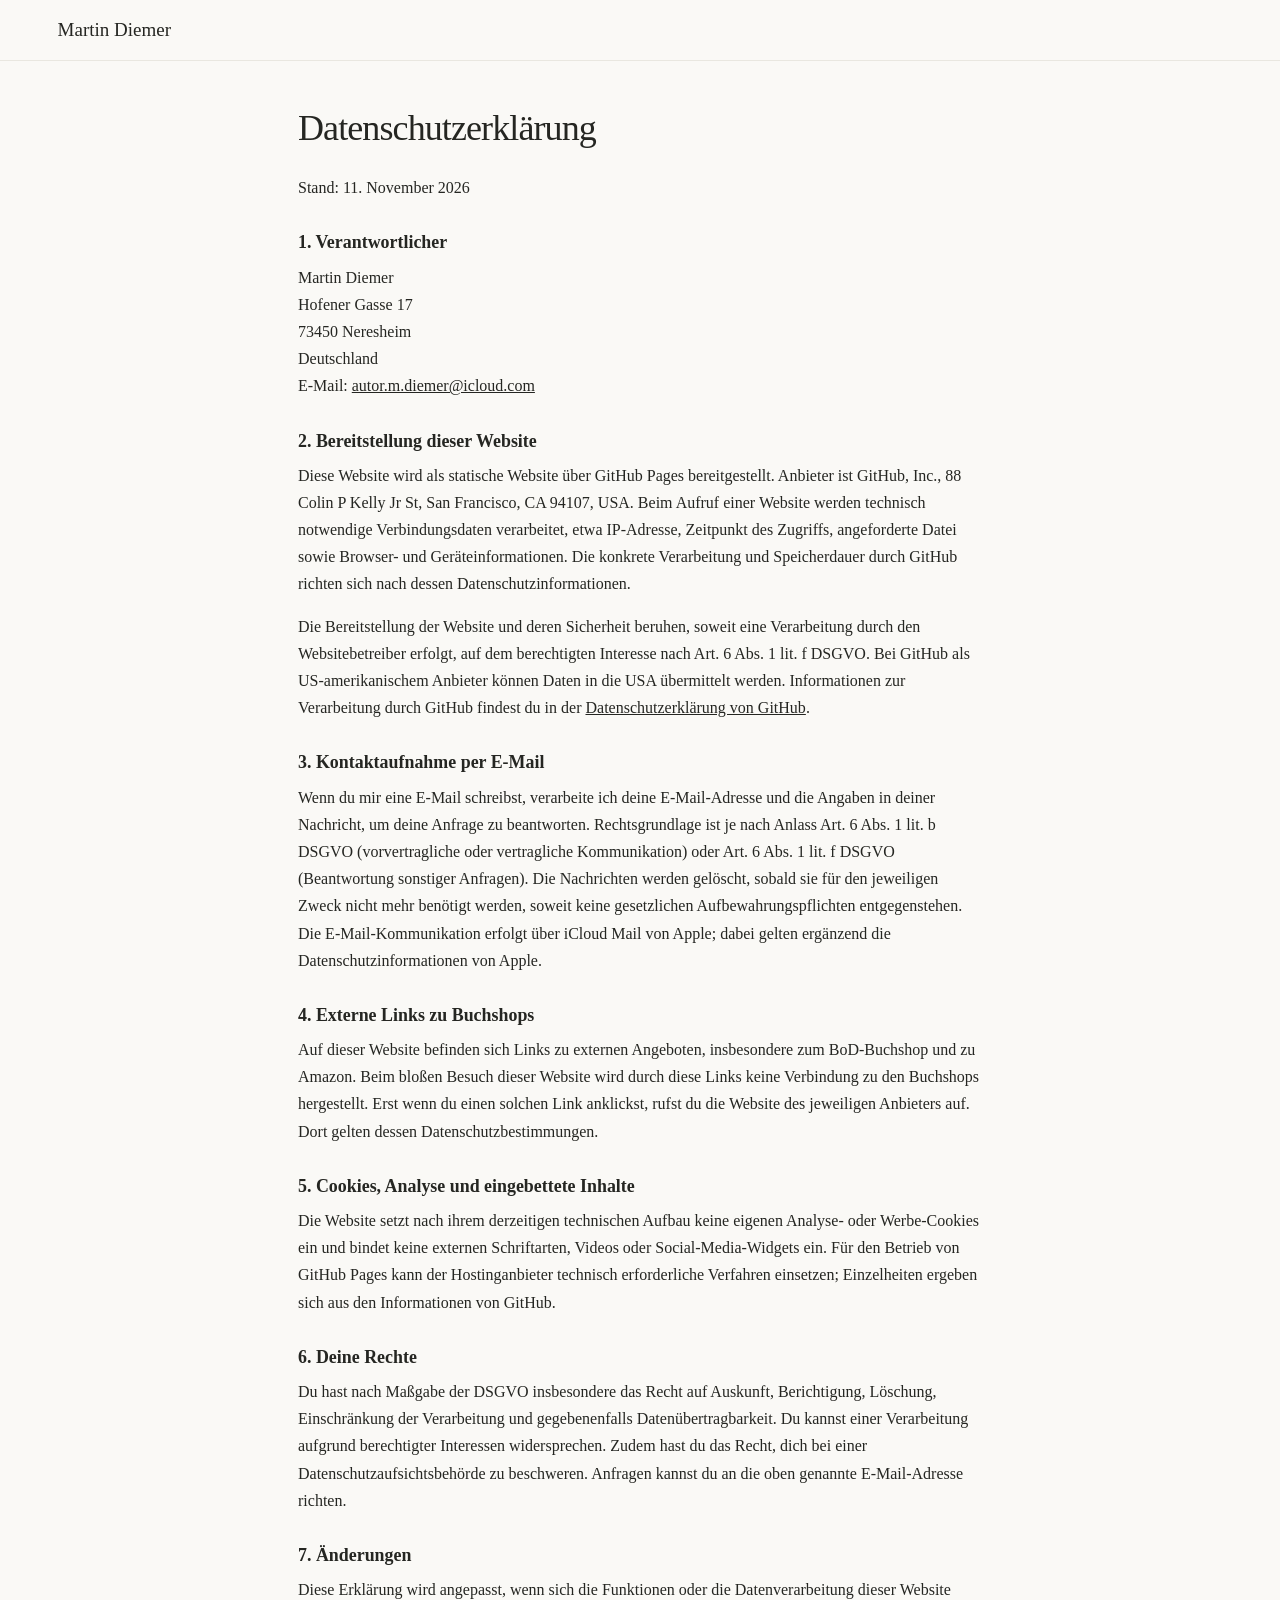
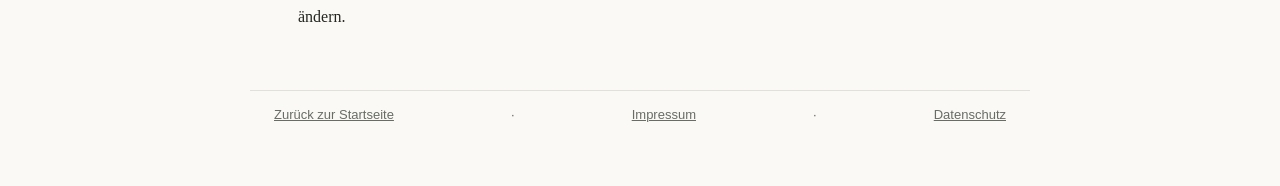
<file: datenschutz.html>
<!doctype html><html lang="de"><head><meta charset="utf-8"><meta name="viewport" content="width=device-width,initial-scale=1"><meta name="robots" content="index,follow"><link rel="stylesheet" href="style.css"><title>Datenschutz | Martin Diemer</title></head><body><header class="nav"><a class="brand" href="index.html">Martin Diemer</a></header><main class="legal"><h1>Datenschutzerklärung</h1><p>Stand: 11. November 2026</p><h2>1. Verantwortlicher</h2><p>Martin Diemer<br>Hofener Gasse 17<br>73450 Neresheim<br>Deutschland<br>E-Mail: <a href="mailto:autor.m.diemer@icloud.com">autor.m.diemer@icloud.com</a></p><h2>2. Bereitstellung dieser Website</h2><p>Diese Website wird als statische Website über GitHub Pages bereitgestellt. Anbieter ist GitHub, Inc., 88 Colin P Kelly Jr St, San Francisco, CA 94107, USA. Beim Aufruf einer Website werden technisch notwendige Verbindungsdaten verarbeitet, etwa IP-Adresse, Zeitpunkt des Zugriffs, angeforderte Datei sowie Browser- und Geräteinformationen. Die konkrete Verarbeitung und Speicherdauer durch GitHub richten sich nach dessen Datenschutzinformationen.</p><p>Die Bereitstellung der Website und deren Sicherheit beruhen, soweit eine Verarbeitung durch den Websitebetreiber erfolgt, auf dem berechtigten Interesse nach Art. 6 Abs. 1 lit. f DSGVO. Bei GitHub als US-amerikanischem Anbieter können Daten in die USA übermittelt werden. Informationen zur Verarbeitung durch GitHub findest du in der <a href="https://docs.github.com/de/site-policy/privacy-policies/github-general-privacy-statement" target="_blank" rel="noopener noreferrer">Datenschutzerklärung von GitHub</a>.</p><h2>3. Kontaktaufnahme per E-Mail</h2><p>Wenn du mir eine E-Mail schreibst, verarbeite ich deine E-Mail-Adresse und die Angaben in deiner Nachricht, um deine Anfrage zu beantworten. Rechtsgrundlage ist je nach Anlass Art. 6 Abs. 1 lit. b DSGVO (vorvertragliche oder vertragliche Kommunikation) oder Art. 6 Abs. 1 lit. f DSGVO (Beantwortung sonstiger Anfragen). Die Nachrichten werden gelöscht, sobald sie für den jeweiligen Zweck nicht mehr benötigt werden, soweit keine gesetzlichen Aufbewahrungspflichten entgegenstehen. Die E-Mail-Kommunikation erfolgt über iCloud Mail von Apple; dabei gelten ergänzend die Datenschutzinformationen von Apple.</p><h2>4. Externe Links zu Buchshops</h2><p>Auf dieser Website befinden sich Links zu externen Angeboten, insbesondere zum BoD-Buchshop und zu Amazon. Beim bloßen Besuch dieser Website wird durch diese Links keine Verbindung zu den Buchshops hergestellt. Erst wenn du einen solchen Link anklickst, rufst du die Website des jeweiligen Anbieters auf. Dort gelten dessen Datenschutzbestimmungen.</p><h2>5. Cookies, Analyse und eingebettete Inhalte</h2><p>Die Website setzt nach ihrem derzeitigen technischen Aufbau keine eigenen Analyse- oder Werbe-Cookies ein und bindet keine externen Schriftarten, Videos oder Social-Media-Widgets ein. Für den Betrieb von GitHub Pages kann der Hostinganbieter technisch erforderliche Verfahren einsetzen; Einzelheiten ergeben sich aus den Informationen von GitHub.</p><h2>6. Deine Rechte</h2><p>Du hast nach Maßgabe der DSGVO insbesondere das Recht auf Auskunft, Berichtigung, Löschung, Einschränkung der Verarbeitung und gegebenenfalls Datenübertragbarkeit. Du kannst einer Verarbeitung aufgrund berechtigter Interessen widersprechen. Zudem hast du das Recht, dich bei einer Datenschutzaufsichtsbehörde zu beschweren. Anfragen kannst du an die oben genannte E-Mail-Adresse richten.</p><h2>7. Änderungen</h2><p>Diese Erklärung wird angepasst, wenn sich die Funktionen oder die Datenverarbeitung dieser Website ändern.</p></main><footer style="max-width:780px;margin:3rem auto;padding:1rem 1.5rem"><a href="index.html">Zurück zur Startseite</a> · <a href="impressum.html">Impressum</a> · <a href="datenschutz.html">Datenschutz</a></footer></body></html>
</file>
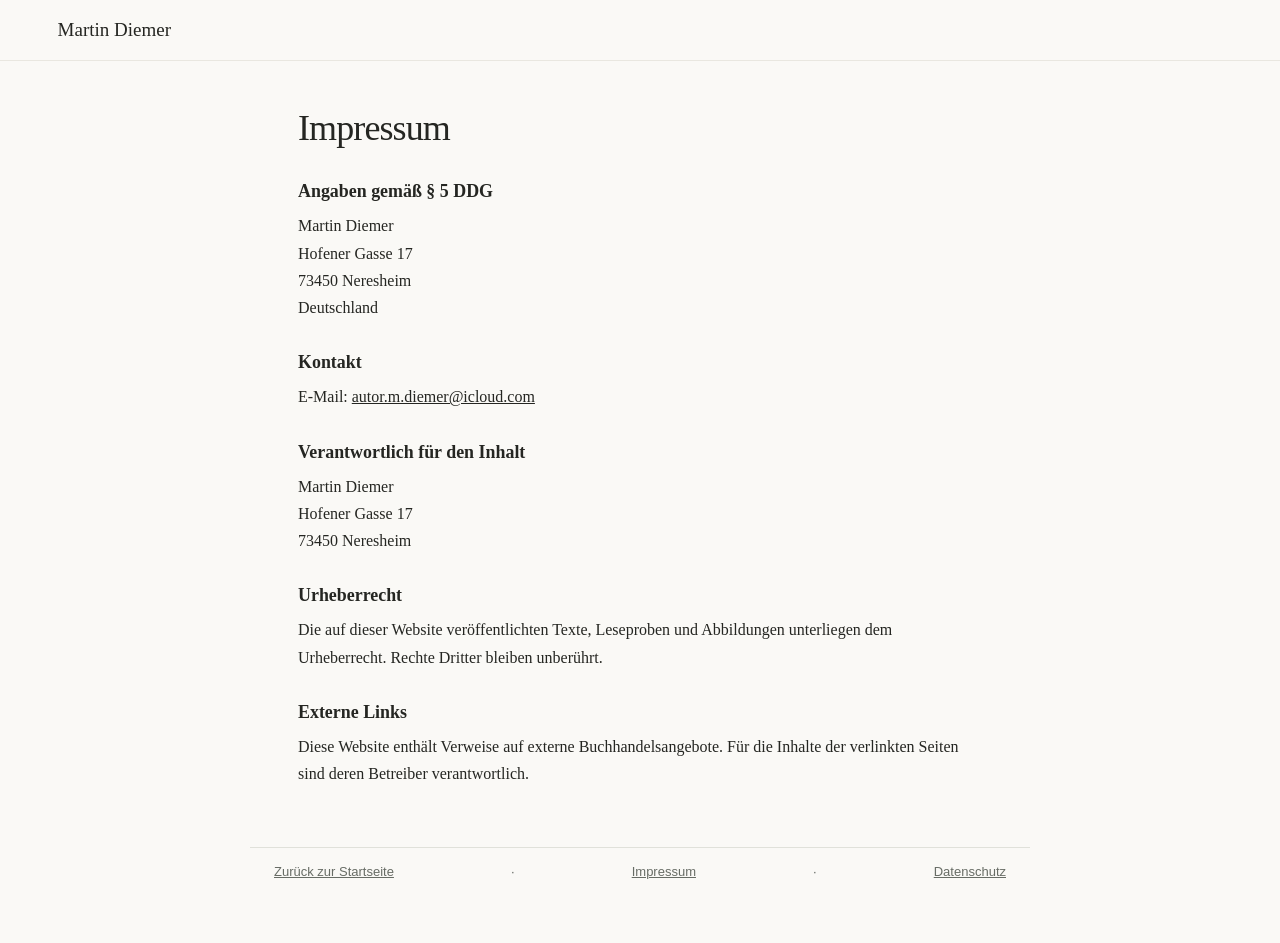
<file: impressum.html>
<!doctype html><html lang="de"><head><meta charset="utf-8"><meta name="viewport" content="width=device-width,initial-scale=1"><meta name="robots" content="index,follow"><link rel="stylesheet" href="style.css"><title>Impressum | Martin Diemer</title></head><body><header class="nav"><a class="brand" href="index.html">Martin Diemer</a></header><main class="legal"><h1>Impressum</h1><h2>Angaben gemäß § 5 DDG</h2><p>Martin Diemer<br>Hofener Gasse 17<br>73450 Neresheim<br>Deutschland</p><h2>Kontakt</h2><p>E-Mail: <a href="mailto:autor.m.diemer@icloud.com">autor.m.diemer@icloud.com</a></p><h2>Verantwortlich für den Inhalt</h2><p>Martin Diemer<br>Hofener Gasse 17<br>73450 Neresheim</p><h2>Urheberrecht</h2><p>Die auf dieser Website veröffentlichten Texte, Leseproben und Abbildungen unterliegen dem Urheberrecht. Rechte Dritter bleiben unberührt.</p><h2>Externe Links</h2><p>Diese Website enthält Verweise auf externe Buchhandelsangebote. Für die Inhalte der verlinkten Seiten sind deren Betreiber verantwortlich.</p></main><footer style="max-width:780px;margin:3rem auto;padding:1rem 1.5rem"><a href="index.html">Zurück zur Startseite</a> · <a href="impressum.html">Impressum</a> · <a href="datenschutz.html">Datenschutz</a></footer></body></html>
</file>
<file: style.css>
*{box-sizing:border-box}html{scroll-behavior:smooth}body{margin:0;background:#faf9f6;color:#252622;font:17px/1.65 Georgia,'Times New Roman',serif}a{color:inherit}h1,h2,h3,p{margin-top:0}h1,h2,h3{font-weight:400;line-height:1.16}h1{font-size:clamp(3.2rem,7.5vw,6.7rem);letter-spacing:-.045em}h1 em{font-weight:400;color:#79846e}h2{font-size:clamp(2.5rem,5vw,4.2rem);letter-spacing:-.035em}h3{font-size:clamp(1.45rem,2.6vw,2.3rem)}.nav{display:flex;justify-content:space-between;align-items:center;padding:24px max(6vw,24px);border-bottom:1px solid #e9e7e0;gap:20px}.brand{text-decoration:none;font-size:22px}.nav nav{display:flex;gap:24px;font:13px Arial,sans-serif}.nav nav a{text-decoration:none}.hero{padding:110px max(6vw,24px) 125px;max-width:1250px}.hero>p:not(.eyebrow){max-width:580px;font-size:22px;color:#676b65}.eyebrow{font:11px/1.5 Arial,sans-serif;letter-spacing:.17em;color:#78816d;font-weight:700}.button{display:inline-flex;gap:50px;background:#2d3b31;color:white;padding:14px 23px;text-decoration:none;font:14px Arial,sans-serif;margin-top:15px}.section{padding:95px max(6vw,24px)}.section-heading{max-width:780px;margin-bottom:45px}.section-heading>p:last-child{color:#666c65;font-size:20px}.featured{display:grid;grid-template-columns:minmax(220px,360px) minmax(0,560px);align-items:center;gap:clamp(35px,7vw,110px)}.cover img,.books img{width:100%;display:block;box-shadow:12px 16px 26px #25262219}.subtitle{font-size:20px;color:#5f665e}.meta,.note{font:13px/1.6 Arial,sans-serif;color:#777e75}.muted{background:#f0f0eb}.books{display:grid;grid-template-columns:repeat(4,minmax(0,1fr));gap:32px}.books img{aspect-ratio: .70;object-fit:cover;margin-bottom:26px}.books h3{font-size:25px}.books article>p:last-child{font-size:15px;color:#62665f}.about{max-width:900px}.about>p:not(.eyebrow){font-size:21px;color:#5f665e}footer{border-top:1px solid #e0e1da;padding:30px max(6vw,24px);display:flex;justify-content:space-between;gap:20px;font:13px Arial,sans-serif;color:#676c65}footer div{display:flex;gap:22px}.legal{max-width:780px;margin:80px auto;padding:0 24px;min-height:50vh}.legal h1{font-size:3rem}@media(max-width:800px){.books{grid-template-columns:repeat(2,minmax(0,1fr))}.featured{grid-template-columns:1fr}.cover{max-width:320px}.nav{align-items:flex-start;flex-direction:column}.hero{padding-top:70px;padding-bottom:75px}}@media(max-width:480px){.books{gap:20px}.books h3{font-size:20px}.books article>p:last-child{font-size:14px}.section{padding-top:65px;padding-bottom:65px}.nav nav{gap:14px;flex-wrap:wrap}footer{flex-direction:column}}
/* Überarbeitete, kompaktere Typografie und Buchpräsentation */
body{font-size:16px;line-height:1.6}
.nav{padding:17px max(5vw,24px)}
.hero{max-width:1100px;padding:64px max(5vw,24px) 72px}
.hero h1{font-size:clamp(2.6rem,4.4vw,4.7rem);line-height:1.12;letter-spacing:-.035em;max-width:980px;margin-bottom:22px}
.hero h1 em{font-style:italic}
.hero>p:not(.eyebrow){font-size:18px;max-width:680px;margin-bottom:16px}
.section{padding:68px max(5vw,24px)}
h2{font-size:clamp(2rem,3.2vw,3.2rem)}
.section-heading{margin-bottom:34px}
.section-heading>p:last-child{font-size:17px;max-width:680px}
.featured{grid-template-columns:minmax(190px,285px) minmax(0,650px);gap:clamp(30px,5vw,80px)}
.books{gap:20px;align-items:stretch}
.books article{background:#faf9f6;border:1px solid #e1e2dc;border-top:3px solid var(--accent,#b2b5a9);padding:16px 16px 21px;min-width:0;display:flex;flex-direction:column}
.books article:nth-child(1){--accent:#d8ad4a}
.books article:nth-child(2){--accent:#68b5cf}
.books article:nth-child(3){--accent:#d98f9b}
.books article:nth-child(4){--accent:#9cb981}
.books img{aspect-ratio: .71;object-fit:contain;box-shadow:5px 8px 17px #25262220;margin:0 auto 19px;max-width:210px}
.books .eyebrow{font-size:10px;letter-spacing:.10em;color:#60685d;margin-bottom:9px}
.books h3{font-size:clamp(1.18rem,1.65vw,1.5rem);line-height:1.24;letter-spacing:-.02em;margin-bottom:11px;min-height:2.5em}
.books article>p:last-child{font-size:14px;line-height:1.55;margin:0}
@media(max-width:900px){.books{grid-template-columns:repeat(2,minmax(0,1fr))}.hero{padding-top:52px;padding-bottom:58px}}
@media(max-width:520px){.hero h1{font-size:clamp(2.3rem,9vw,3.4rem)}.hero{padding-top:43px;padding-bottom:48px}.books{gap:12px}.books article{padding:10px}.books img{margin-bottom:14px}.books h3{font-size:1.12rem;min-height:0}.books article>p:last-child{font-size:13px}.section{padding-top:48px;padding-bottom:48px}}

/* Originalcover ohne Beschnitt, einheitliche Präsentation */
.books article{overflow:hidden}.books article>img{display:block;width:auto;max-width:100%;height:270px;aspect-ratio:auto;object-fit:contain;object-position:center;background:#faf9f6;box-shadow:none;filter:drop-shadow(3px 6px 6px #2222);margin:0 auto 20px}.books article>p:not(.eyebrow){font-size:14px;line-height:1.55;color:#62665f}.reading-sample{margin-top:auto;padding-top:16px}.reading-sample summary{list-style:none;cursor:pointer;border-top:1px solid #d9dcd3;padding:13px 0 2px;color:#34483c;font:600 13px/1.4 Arial,sans-serif;display:flex;justify-content:space-between;gap:8px}.reading-sample summary::-webkit-details-marker{display:none}.reading-sample summary:hover{text-decoration:underline}.reading-sample[open] summary span{transform:rotate(45deg)}.sample-content{padding:12px 0 2px;border-top:0;font:15px/1.65 Georgia,serif;color:#41443d}.sample-content p{margin:0 0 13px}.sample-content .sample-label{font:700 10px/1.5 Arial,sans-serif;letter-spacing:.1em;color:#7a846e;text-transform:uppercase}.sample-content .sample-note{font:11px/1.5 Arial,sans-serif;color:#73786f}.books article{align-self:start}@media(max-width:650px){.books article>img{height:225px}}@media(max-width:430px){.books{grid-template-columns:1fr}.books article>img{height:285px}}


/* Stabile Buchcover-Flächen: keine Verschiebung durch unterschiedliche Seitenverhältnisse */
.books{align-items:stretch}
.books article{align-self:stretch;display:flex;flex-direction:column}
.book-cover-frame{height:310px;width:100%;display:flex;align-items:center;justify-content:center;margin:0 0 20px;overflow:hidden;background:#faf9f6}
.books article .book-cover-frame img{width:auto;height:auto;max-height:100%;max-width:100%;object-fit:contain;object-position:center;margin:0;filter:drop-shadow(2px 5px 5px #2222)}
.books article>p:not(.eyebrow){margin-bottom:16px}
.books article .reading-sample{margin-top:auto}
.bitcoin-sample{margin-top:22px;max-width:650px}
.about{max-width:1000px}
.about>p:not(.eyebrow){font-size:17px;line-height:1.75;color:#4e554e;max-width:760px;margin-bottom:16px}
@media(max-width:900px){.book-cover-frame{height:300px}}
@media(max-width:650px){.book-cover-frame{height:250px}}
@media(max-width:430px){.book-cover-frame{height:320px}}

/* Buchreihe: Erzählstil und saubere Titelanordnung */
.series-intro{display:grid;grid-template-columns:1.1fr .9fr;gap:clamp(24px,5vw,80px);padding:28px 0 38px;margin-bottom:18px;border-top:1px solid #d8dcd2;border-bottom:1px solid #d8dcd2}
.series-intro h3{font-size:clamp(1.8rem,3vw,2.7rem);margin-bottom:16px}
.series-intro p{font-size:16px;line-height:1.75;color:#555c54}
.series-intro h4,.story-teaser h4{font:700 13px/1.5 Arial,sans-serif;letter-spacing:.03em;color:#3a493d;margin:0 0 10px}
.series-intro-side{padding-top:12px}
.books article{align-self:stretch}
.book-cover-frame{height:310px;overflow:visible}
.books article .book-cover-frame img{display:block;width:auto;height:100%;max-height:285px;max-width:100%;object-fit:contain;filter:drop-shadow(5px 8px 8px #2222)}
.books article h3{min-height:2.6em}
.books article>p:not(.eyebrow){min-height:5em}
.story-teaser{border-top:1px solid #e4e4dd;padding:14px 0 4px;margin-top:6px}
.story-teaser p{font-size:13px;line-height:1.65;color:#62665f;margin:0 0 12px}
.cover-zoom{appearance:none;border:0;background:transparent;cursor:zoom-in;display:flex;flex-direction:column;align-items:center;justify-content:center;width:100%;height:100%;padding:0;color:#596458;font:12px Arial,sans-serif}
.cover-zoom img{transition:transform .2s ease}
.cover-zoom:hover img,.cover-zoom:focus-visible img{transform:scale(1.025)}
.zoom-hint{font:11px Arial,sans-serif;margin-top:8px;color:#6b776b}
.cover .cover-zoom img{width:100%;height:auto;max-height:410px;object-fit:contain}
.lightbox[hidden]{display:none!important}
.lightbox{position:fixed;inset:0;z-index:9999;background:rgba(17,21,18,.92);display:grid;grid-template-columns:minmax(45px,1fr) minmax(0,700px) minmax(45px,1fr);align-items:center;padding:50px 18px 24px;color:#fff}
.lightbox figure{grid-column:2;margin:0;display:flex;flex-direction:column;align-items:center;gap:12px;min-width:0}
.lightbox figure img{max-width:100%;max-height:calc(100vh - 125px);width:auto;height:auto;object-fit:contain;box-shadow:0 18px 60px #0008}
.lightbox figcaption{font:14px Arial,sans-serif;text-align:center}
.lightbox button{background:transparent;border:0;color:#fff;cursor:pointer;font:48px Arial,sans-serif;min-width:42px;min-height:48px}
.lightbox button:focus-visible,.cover-zoom:focus-visible{outline:2px solid #9cb981;outline-offset:4px}
.lightbox-close{position:absolute;right:24px;top:12px}
.lightbox-prev{grid-column:1;grid-row:1}.lightbox-next{grid-column:3;grid-row:1}
body.lightbox-open{overflow:hidden}
@media(max-width:950px){.series-intro{grid-template-columns:1fr}.books article h3,.books article>p:not(.eyebrow){min-height:0}}
@media(max-width:540px){.lightbox{padding:55px 3px 15px;grid-template-columns:36px minmax(0,1fr) 36px}.lightbox button{font-size:36px;min-width:32px}.lightbox-close{right:10px}.book-cover-frame{height:270px}.books article .book-cover-frame img{max-height:245px}}

/* Leseedition 2026 */
.hero h1{font-size:clamp(2.8rem,5.1vw,5.3rem);max-width:850px}.theme-path{display:grid;grid-template-columns:repeat(4,minmax(0,1fr));gap:12px;margin:0 0 32px}.theme-step{border-top:4px solid var(--theme);padding:12px 5px;display:flex;flex-direction:column;gap:4px}.theme-step span{font:700 10px Arial,sans-serif;letter-spacing:.12em;color:#697067}.theme-step strong{font:500 17px Georgia,serif}.theme-1{--theme:#d8ad4a}.theme-2{--theme:#68b5cf}.theme-3{--theme:#d98f9b}.theme-4{--theme:#9cb981}
.books article{align-self:stretch}.book-cover-frame{height:300px;overflow:hidden}.books article .book-cover-frame img{height:auto;max-height:265px;max-width:90%;object-fit:contain}.books article h3{min-height:2.55em}.reader-launch{width:100%;margin-top:auto;padding:17px 0 3px;border:0;border-top:1px solid #d9dcd3;background:transparent;text-align:left;color:#34483c;font:700 13px Arial,sans-serif;cursor:pointer}.reader-launch:hover{text-decoration:underline}.reader-launch:focus-visible{outline:2px solid #34483c;outline-offset:4px}.featured .reader-launch{max-width:430px;margin-top:26px}
.reader-modal[hidden],#panel-toc[hidden],#panel-sample[hidden]{display:none!important}.reader-modal{position:fixed;inset:0;z-index:10000;background:#111a16c9;padding:3vh 20px;display:flex;align-items:center;justify-content:center}.reader-shell{width:min(800px,100%);height:min(92vh,920px);background:#fcfbf7;display:flex;flex-direction:column;box-shadow:0 24px 80px #0006;border:1px solid #e0dfd6}.reader-top{display:flex;align-items:flex-start;justify-content:space-between;gap:18px;padding:25px 35px 16px}.reader-top h2{font-size:clamp(1.5rem,3vw,2.15rem);margin:0}.reader-top .eyebrow{margin:0 0 8px}.reader-close{border:0;background:transparent;font:34px Arial,sans-serif;cursor:pointer;color:#364239;line-height:1}.reader-tabs{display:flex;gap:20px;padding:0 35px;border-bottom:1px solid #deded6}.reader-tabs button{background:none;border:0;border-bottom:3px solid transparent;padding:14px 2px;cursor:pointer;color:#667166;font:700 13px Arial,sans-serif}.reader-tabs button[aria-selected=true]{border-bottom-color:#647963;color:#26382e}.reader-scroll{overflow:auto;overscroll-behavior:contain;flex:1;padding:28px clamp(22px,6vw,66px)}.reader-section-label{font:700 12px Arial,sans-serif;letter-spacing:.07em;color:#778270;text-transform:uppercase;margin-bottom:22px}.reader-prose{font:18px/1.85 Georgia,serif;color:#333731;max-width:64ch}.reader-prose p{margin:0 0 1.1em}.reader-disclaimer{border-top:1px solid #e4e4dc;margin-top:32px;padding-top:14px;font:12px/1.5 Arial,sans-serif;color:#717a70}.reader-toc{white-space:pre-wrap;font:14px/1.65 Georgia,serif;color:#3f4840}.toc-part{font:700 13px/1.6 Arial,sans-serif;text-transform:uppercase;letter-spacing:.07em;color:#34483c;padding:18px 0 6px}.toc-line{padding:4px 0;border-bottom:1px solid #efeee8}.reader-bottom{display:flex;justify-content:space-between;align-items:center;gap:15px;padding:14px 35px;background:#f1f1eb;font:12px Arial,sans-serif;color:#687269}.reader-done{background:#34483c;color:white;border:0;padding:10px 14px;cursor:pointer;font:12px Arial,sans-serif}body.reader-open{overflow:hidden}
@media(max-width:650px){.theme-path{grid-template-columns:repeat(2,1fr)}.reader-modal{padding:0}.reader-shell{height:100dvh;width:100%;border:0}.reader-top{padding:18px 20px 12px}.reader-tabs{padding:0 20px}.reader-scroll{padding:22px}.reader-bottom{padding:12px 20px}.reader-prose{font-size:17px}.books article h3{min-height:0}}@media(max-width:430px){.books{grid-template-columns:1fr}.book-cover-frame{height:300px}}

/* Warme Buchpräsentation – die Originalcover bleiben unverändert */
.book-cover-frame{background:#e9e7e1;border:1px solid #dfdcd4;border-radius:3px;padding:16px 12px;overflow:hidden}
.books article .book-cover-frame img{max-height:255px;max-width:90%;filter:drop-shadow(7px 11px 9px rgba(35,36,30,.20))}
.book-cover-frame .cover-zoom{min-height:0}
.cover{background:#e9e7e1;border:1px solid #dfdcd4;border-radius:3px;padding:24px 20px 13px}
.cover .cover-zoom img{max-height:390px;filter:drop-shadow(9px 14px 12px rgba(35,36,30,.23))}
.cover .zoom-hint{margin-top:13px}
.reader-prose .reader-subheading{font:600 clamp(1.2rem,2.3vw,1.48rem)/1.35 Georgia,serif;color:#304338;letter-spacing:-.012em;margin:2.1em 0 .8em;padding-top:.7em;border-top:1px solid #deded5}
.reader-prose .reader-emphasis{font:italic 600 1.18rem/1.6 Georgia,serif;color:#3c4c3d;border-left:3px solid #a7b29e;padding:9px 0 9px 18px;margin:1.6em 0 1.7em}
@media(max-width:650px){.book-cover-frame{padding:12px 8px}.books article .book-cover-frame img{max-height:220px}.cover{padding:16px 12px 8px}}

/* ISBN metadata */
.book-isbn { font-size: .82rem; color: #62665f; letter-spacing: .015em; margin: .35rem 0 .75rem; }

/* Mobile reader layout correction: prevent off-screen horizontal displacement */
.reader-modal{width:100%;max-width:100vw;overflow:hidden}
.reader-shell{min-width:0;max-width:100%;overflow:hidden}
.reader-top,.reader-tabs,.reader-scroll,.reader-bottom{min-width:0;max-width:100%;box-sizing:border-box}
.reader-scroll{width:100%;min-height:0;overflow-x:hidden;overflow-y:auto;-webkit-overflow-scrolling:touch}
#panel-sample,#panel-toc,.reader-prose,.reader-toc{min-width:0;max-width:100%;width:100%;overflow-wrap:anywhere;word-break:normal}
.reader-prose p,.reader-prose h3,.reader-section-label{max-width:100%;overflow-wrap:anywhere}
.reader-top>div{min-width:0;flex:1}
.reader-top h2{overflow-wrap:anywhere}
@media(max-width:650px){
 .reader-modal{position:fixed;inset:0;width:100vw;height:100dvh;padding:0;align-items:stretch;justify-content:stretch}
 .reader-shell{width:100vw;max-width:100vw;height:100dvh;max-height:100dvh;margin:0;border:0;min-width:0}
 .reader-top{padding:14px 16px 9px}
 .reader-top h2{font-size:1.4rem;line-height:1.2}
 .reader-tabs{padding:0 16px;gap:18px}
 .reader-tabs button{font-size:12px;padding:12px 0}
 .reader-scroll{padding:18px 17px 28px}
 .reader-prose{font-size:16px;line-height:1.7}
 .reader-section-label{font-size:11px;line-height:1.45}
 .reader-bottom{padding:10px 16px;flex-shrink:0}
 .reader-bottom span{font-size:11px}
}

/* Buchbezugslinks */
.purchase-links{display:flex;flex-wrap:wrap;gap:.7rem;margin:1rem 0 1.2rem}.purchase-links a{display:inline-block;padding:.72rem 1rem;border:1px solid #82988b;border-radius:7px;color:#254c3e;background:#edf1ec;text-decoration:none;font-weight:600;line-height:1.35}.purchase-links a:hover,.purchase-links a:focus-visible{background:#dce8dd;text-decoration:underline}@media(max-width:560px){.purchase-links{flex-direction:column}.purchase-links a{text-align:center;width:100%;box-sizing:border-box}}

/* Ruhige, kompakte Verlagsgestaltung – November 2026 */
body{font-size:15.5px;line-height:1.58;background:#faf9f6}
.nav{padding:15px max(4.5vw,22px)}
.brand{font-size:19px}.nav nav{gap:20px}
.hero{max-width:1050px;padding:55px max(4.5vw,22px) 58px}
.hero h1{font-size:clamp(2.5rem,4.2vw,4.1rem);line-height:1.1;margin-bottom:17px;max-width:800px}
.hero>p:not(.eyebrow){font-size:16.5px;max-width:620px}
.hero .button{gap:24px;padding:11px 17px;font-size:12px;margin-top:9px}
.section{padding:54px max(4.5vw,22px)}
.section-heading{margin-bottom:25px;max-width:850px}
.section-heading h2,.about h2{font-size:clamp(1.9rem,2.85vw,2.75rem);letter-spacing:-.025em;margin-bottom:13px}
.section-heading>p:last-child{font-size:15.5px;line-height:1.65}
.eyebrow{font-size:10px;letter-spacing:.13em;margin-bottom:12px}
.featured{grid-template-columns:minmax(150px,230px) minmax(0,640px);gap:clamp(28px,5vw,66px);align-items:start;max-width:1010px}
.featured h3{font-size:clamp(1.6rem,2.5vw,2.35rem);line-height:1.18;letter-spacing:-.02em;margin-bottom:13px}
.featured .subtitle{font-size:17px;margin-bottom:13px;color:#59635b}
.featured p:not(.eyebrow):not(.subtitle):not(.meta){font-size:15.5px;line-height:1.63;margin-bottom:12px}
.featured .meta{font-size:12px}
.cover{padding:0;border:0;border-radius:0;background:transparent;max-width:230px}
.cover .cover-zoom img{max-height:320px;filter:drop-shadow(4px 7px 7px rgba(35,36,30,.17))}
.cover .zoom-hint{font-size:10px;margin-top:6px}
.purchase-links{gap:14px;margin:12px 0 9px}
.purchase-links a{padding:5px 0;border:0;border-radius:0;border-bottom:1px solid #a3afa4;background:transparent;color:#355345;font:600 13px/1.5 Arial,sans-serif}
.purchase-links a:hover,.purchase-links a:focus-visible{background:transparent;border-bottom-color:#355345}
.featured .reader-launch{margin-top:15px;max-width:360px;padding:12px 0 0;font-size:12px}
.muted{background:#f2f1ec}
.series-intro{padding:20px 0 22px;gap:38px;margin-bottom:25px}
.series-intro h3{font-size:clamp(1.35rem,2.2vw,1.9rem);margin-bottom:11px}
.series-intro p{font-size:14px;line-height:1.65;margin-bottom:10px}
.series-intro-side{padding-top:7px}
.theme-path{display:none}
.books{gap:18px}
.books article{padding:0 0 8px;background:transparent;border:0;border-top:0;box-shadow:none}
.book-cover-frame{height:230px;padding:0;border:0;border-radius:0;background:transparent;margin-bottom:13px;overflow:hidden}
.books article .book-cover-frame img{max-height:214px;max-width:100%;filter:drop-shadow(3px 5px 5px rgba(35,36,30,.16))}
.books .eyebrow{font-size:9px;margin-bottom:8px}
.books h3{font-size:clamp(1.05rem,1.55vw,1.3rem);line-height:1.25;min-height:2.5em;margin-bottom:6px}
.books .book-isbn{font-size:11px;margin:0 0 11px}
.books article>p:not(.eyebrow){font-size:13px;line-height:1.55;min-height:0;margin-bottom:10px}
.story-teaser{padding:11px 0 2px;margin-top:2px}
.story-teaser h4{font-size:11px;margin-bottom:7px}
.story-teaser p{font-size:12px;line-height:1.6;margin-bottom:10px}
.reader-launch{padding:12px 0 3px;font-size:12px}
.about{max-width:880px}.about>p:not(.eyebrow){font-size:15.5px;line-height:1.7;margin-bottom:12px}
footer{padding:22px max(4.5vw,22px)}
.legal{margin:55px auto}.legal h1{font-size:2.5rem}.legal h2{font-size:1.35rem;margin-top:26px}
@media(max-width:900px){.featured{grid-template-columns:minmax(145px,210px) minmax(0,1fr);gap:28px}.books{grid-template-columns:repeat(2,minmax(0,1fr))}.hero{padding-top:44px;padding-bottom:45px}}
@media(max-width:650px){.section{padding:42px 22px}.featured{grid-template-columns:1fr;gap:20px}.cover{max-width:190px}.cover .cover-zoom img{max-height:275px}.featured h3{font-size:1.8rem}.series-intro{grid-template-columns:1fr;gap:10px}.book-cover-frame{height:220px}.books article .book-cover-frame img{max-height:205px}.purchase-links{flex-direction:row;gap:15px}.purchase-links a{width:auto;text-align:left}.hero h1{font-size:clamp(2.35rem,8vw,3.4rem)}}
@media(max-width:430px){.books{grid-template-columns:1fr;gap:26px}.book-cover-frame{height:245px}.books article .book-cover-frame img{max-height:230px}.books h3{min-height:0}.books article{padding-bottom:14px;border-bottom:1px solid #dfdfd8}.purchase-links{flex-direction:column;align-items:flex-start;gap:5px}.hero{padding:38px 22px 42px}.nav{padding:14px 22px}.section-heading h2{font-size:2rem}}

/* Zurueckhaltende Typografie auf Impressum und Datenschutz */
.legal{max-width:740px;margin:46px auto 60px;padding:0 28px;min-height:45vh;font-size:16px;line-height:1.7}
.legal h1{font-size:clamp(1.85rem,3vw,2.25rem);line-height:1.2;letter-spacing:-.025em;margin:0 0 24px}
.legal h2{font-size:1.12rem;line-height:1.35;font-weight:600;letter-spacing:0;margin:29px 0 9px}
.legal p{margin:0 0 15px}
@media(max-width:600px){.legal{margin:32px auto 45px;padding:0 22px;font-size:15.5px}.legal h1{font-size:1.85rem;margin-bottom:20px}.legal h2{font-size:1.08rem;margin-top:25px}}
</file>
